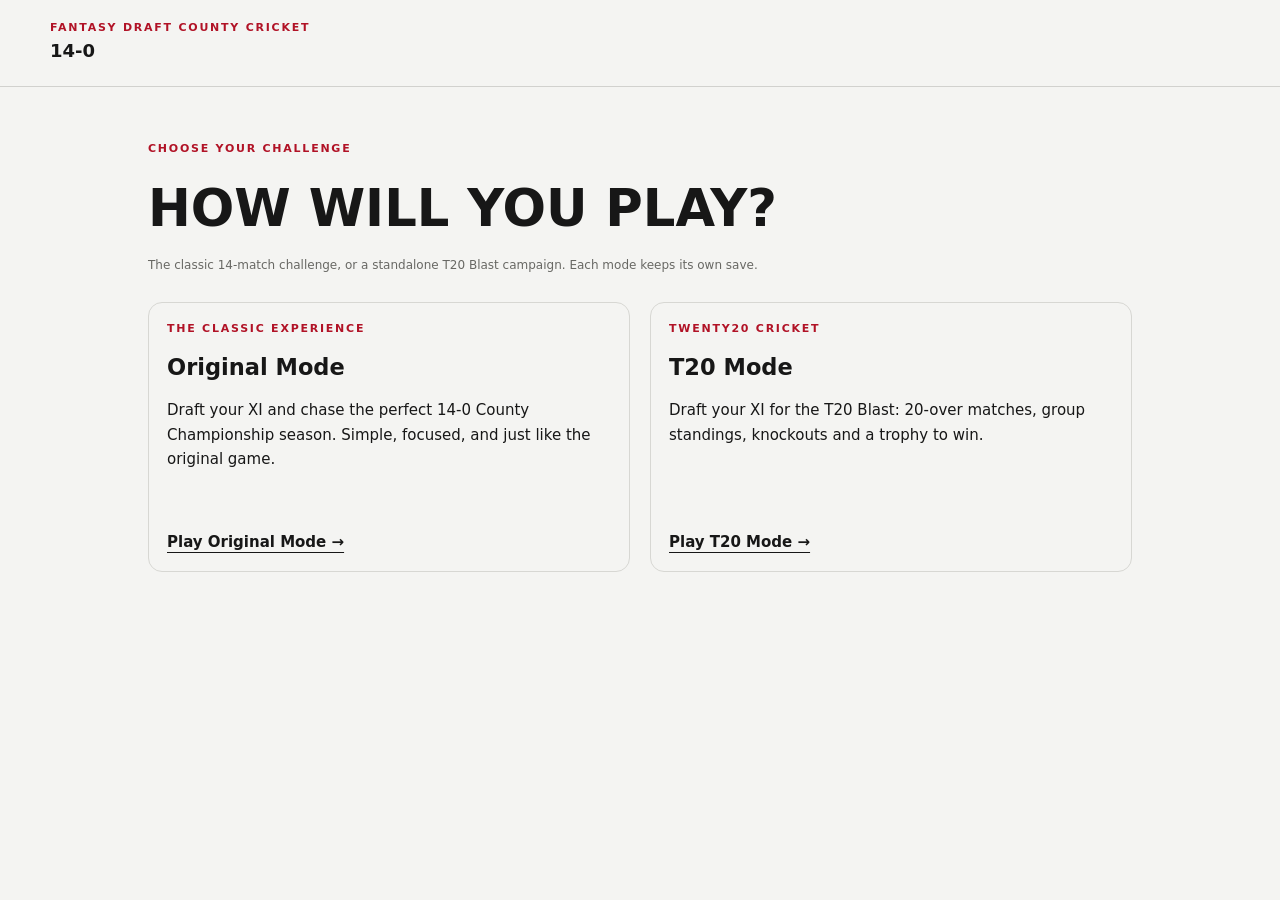
<file: index.html>
<!doctype html><html lang="en"><head><meta charset="utf-8"><meta name="viewport" content="width=device-width,initial-scale=1"><title>14-0 · Choose Your Mode</title><link rel="stylesheet" href="style.css"><link rel="stylesheet" href="mobile.css"></head><body><header><div><div class="eyebrow">FANTASY DRAFT COUNTY CRICKET</div><h1>14-0</h1></div></header><main class="mode-home"><span class="kicker">CHOOSE YOUR CHALLENGE</span><h2>HOW WILL YOU PLAY?</h2><p class="muted">The classic 14-match challenge, or a standalone T20 Blast campaign. Each mode keeps its own save.</p><div class="mode-grid"><a class="panel mode-choice" href="original.html"><span class="kicker">THE CLASSIC EXPERIENCE</span><h2>Original Mode</h2><p>Draft your XI and chase the perfect 14-0 County Championship season. Simple, focused, and just like the original game.</p><span class="mode-action">Play Original Mode →</span></a><a class="panel mode-choice" href="t20.html"><span class="kicker">TWENTY20 CRICKET</span><h2>T20 Mode</h2><p>Draft your XI for the T20 Blast: 20-over matches, group standings, knockouts and a trophy to win.</p><span class="mode-action">Play T20 Mode →</span></a></div></main></body></html>
</file>
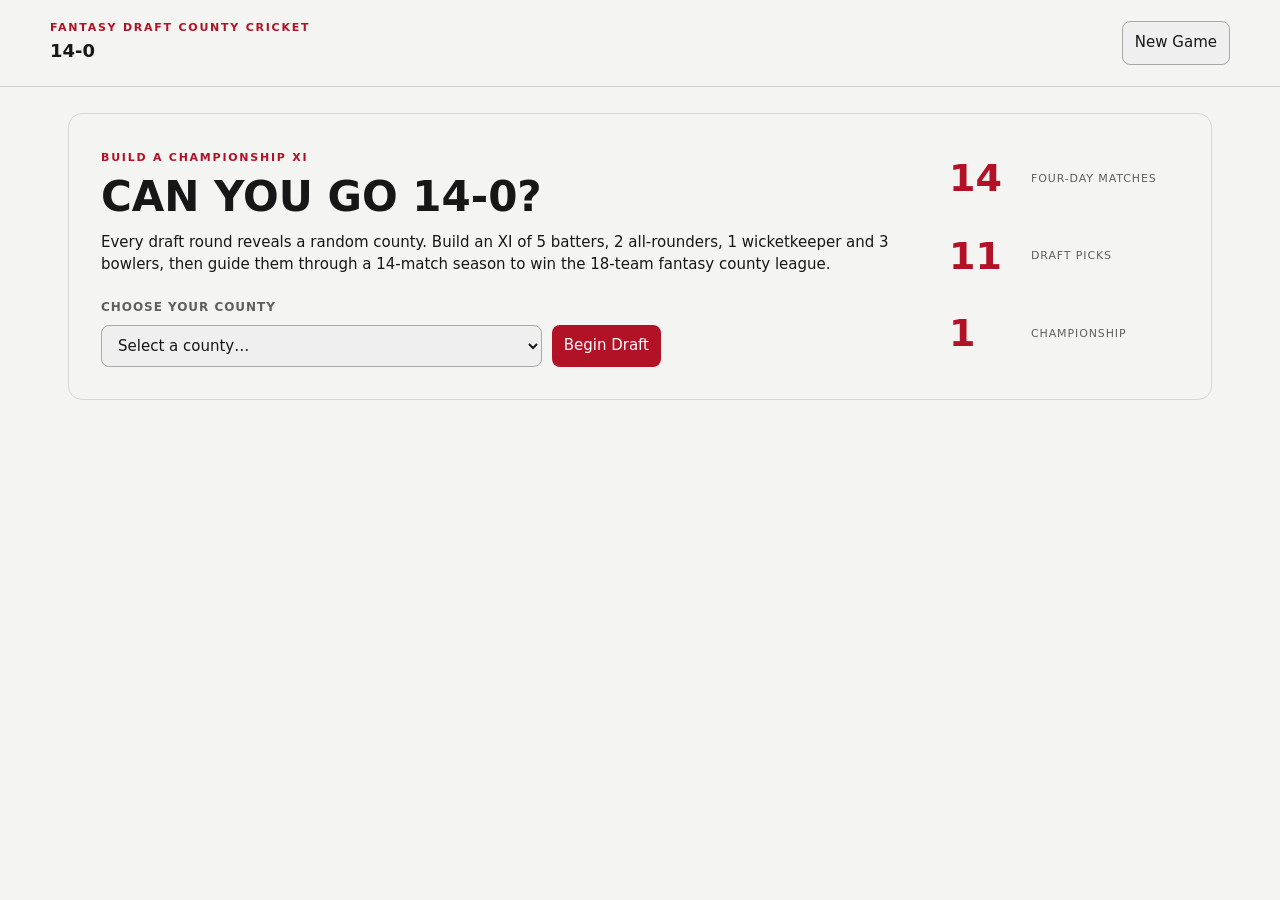
<file: original.html>
<!doctype html><html lang="en"><head><meta charset="utf-8"><meta name="viewport" content="width=device-width,initial-scale=1"><title>14-0: Fantasy Draft County Cricket</title><link rel="stylesheet" href="style.css"><link rel="stylesheet" href="mobile.css"></head>
<body><header><div><div class="eyebrow">FANTASY DRAFT COUNTY CRICKET</div><h1>14-0</h1></div><div class="header-actions"><button id="reset" type="button">New Game</button></div></header>
<main>
<section id="setup" class="panel hero"><div><span class="kicker">BUILD A CHAMPIONSHIP XI</span><h2>CAN YOU GO 14-0?</h2><p>Every draft round reveals a random county. Build an XI of 5 batters, 2 all-rounders, 1 wicketkeeper and 3 bowlers, then guide them through a 14-match season to win the 18-team fantasy county league.</p><div class="franchise-picker"><label for="county">Choose your county</label><select id="county"></select><button class="primary" id="start">Begin Draft</button></div></div><div class="hero-stat"><b>14</b><span>FOUR-DAY MATCHES</span><b>11</b><span>DRAFT PICKS</span><b>1</b><span>CHAMPIONSHIP</span></div></section>

<section id="draft" class="hide">
<div class="topline"><div><span class="kicker">DRAFT ROOM</span><h2 id="draftRound"></h2></div><div id="quota"></div></div>
<div id="reveal" class="reveal"><small>YOUR COUNTY THIS ROUND</small><strong id="revealCounty">?</strong></div>
<div class="draft-grid"><div class="panel"><div class="filters"><input id="search" placeholder="Search player"><select id="role"><option value="ALL">All roles</option><option>BAT</option><option>AR</option><option>WK</option><option>BOWL</option></select></div><div id="players" class="cards"></div></div><div class="panel"><h3>Your XI</h3><div id="draftXI"></div></div></div>
</section>

<section id="season" class="hide">
<div class="dashboard-head"><div><span class="kicker">COUNTY CHAMPIONSHIP</span><h2 id="seasonTitle"></h2><div id="formStrip" class="formstrip"></div></div><div class="record-box"><span>POSITION</span><b id="position">–</b><span>POINTS</span><b id="points">0</b></div></div>
<div id="calendar" class="calendar"></div>
<div id="preMatch" class="panel prematch"></div><div id="seasonCompleteActions" class="season-complete-actions hide"><div><span class="kicker">SEASON COMPLETE</span><b>Review your fixtures, scorecards, table and records before continuing.</b></div><button class="primary" id="viewSummary">Next · Season Summary</button></div>
<div class="dashgrid"><div class="panel"><h3>Squad & selection</h3><p class="muted">Click two players to swap their batting-order positions. Form and BAT/BOWL ability affect match performance.</p><div id="squad"></div></div><div class="panel"><h3>Championship table</h3><div id="table"></div></div></div>
<div class="dashgrid"><div class="panel"><h3>Season leaders</h3><div class="twocol"><div><h4>Runs</h4><div id="bat"></div></div><div><h4>Wickets</h4><div id="bowl"></div></div></div></div><div class="panel"><h3>Season records</h3><div id="records"></div></div></div>
</section>

<section id="awards" class="hide panel awards"><span class="kicker">SEASON COMPLETE</span><h2 id="awardTitle"></h2><div id="awardGrid" class="awardgrid"></div><button class="primary" id="again">Start New Season</button></section>
</main>

<div id="scoreModal" class="modal hide"><div class="modal-card"><div class="modal-head"><div><span class="kicker">MATCH SCORECARD</span><h2 id="modalTitle"></h2></div><button id="closeModal">Close</button></div><div id="scorecard"></div></div></div>
<div id="revealModal" class="modal hide"><div class="result-reveal"><div id="dayReveal"></div><div id="resultReveal"></div><button id="continueResult" class="primary hide">Continue</button></div></div>
<script src="data.js"></script><script src="original-game.js"></script></body></html>
</file>
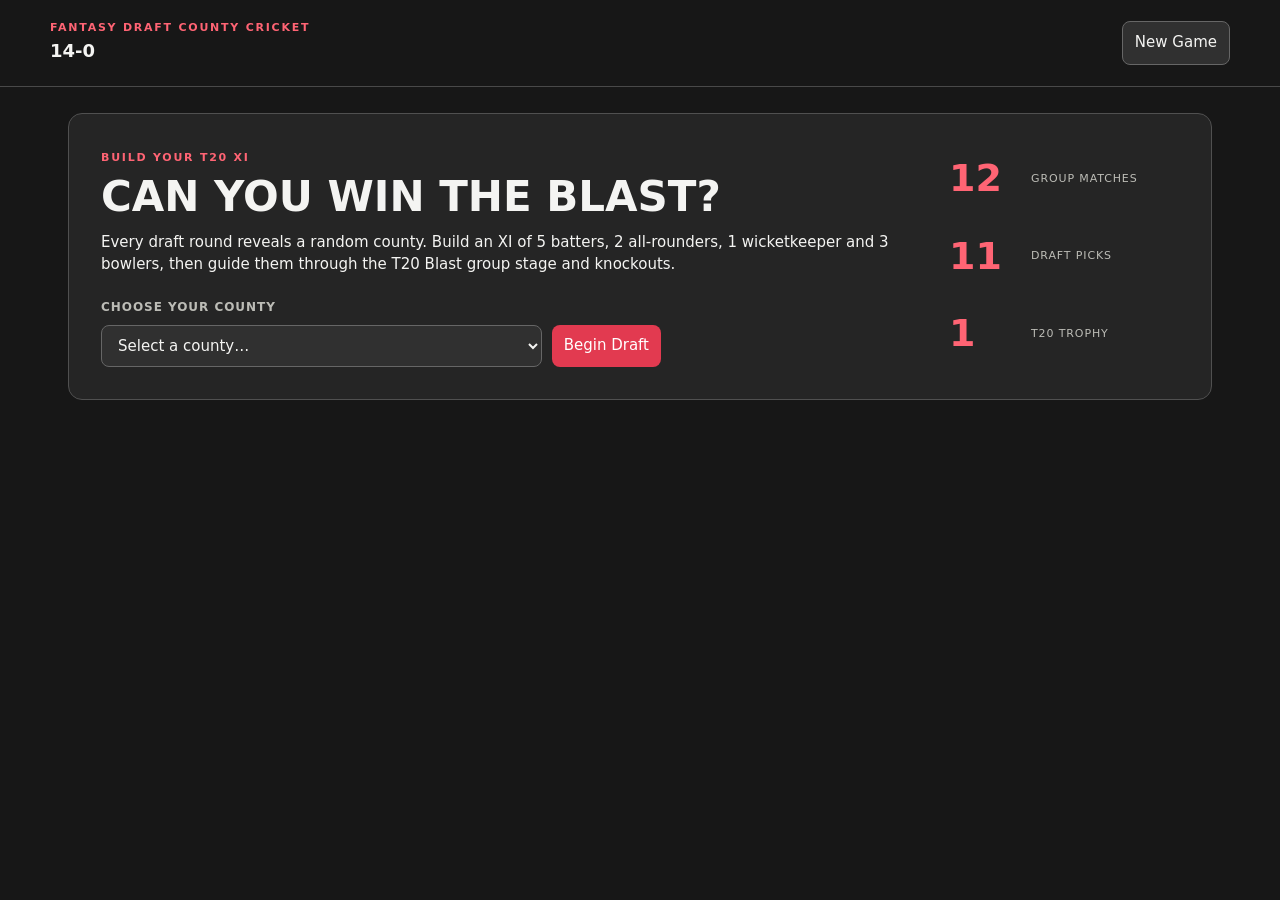
<file: t20.html>
<!doctype html><html lang="en"><head><meta charset="utf-8"><meta name="viewport" content="width=device-width,initial-scale=1"><title>14-0: Fantasy Draft County Cricket</title><link rel="stylesheet" href="style.css"><link rel="stylesheet" href="mobile.css"></head>
<body class="t20-theme"><header><div><div class="eyebrow">FANTASY DRAFT COUNTY CRICKET</div><h1>14-0</h1></div><div class="header-actions"><button id="reset" type="button">New Game</button></div></header>
<main>
<section id="setup" class="panel hero"><div><span class="kicker">BUILD YOUR T20 XI</span><h2>CAN YOU WIN THE BLAST?</h2><p>Every draft round reveals a random county. Build an XI of 5 batters, 2 all-rounders, 1 wicketkeeper and 3 bowlers, then guide them through the T20 Blast group stage and knockouts.</p><div class="franchise-picker"><label for="county">Choose your county</label><select id="county"></select><button class="primary" id="start">Begin Draft</button></div></div><div class="hero-stat"><b>12</b><span>GROUP MATCHES</span><b>11</b><span>DRAFT PICKS</span><b>1</b><span>T20 TROPHY</span></div></section>

<section id="draft" class="hide">
<div class="topline"><div><span class="kicker">DRAFT ROOM</span><h2 id="draftRound"></h2></div><div id="quota"></div></div>
<div id="reveal" class="reveal"><small>YOUR COUNTY THIS ROUND</small><strong id="revealCounty">?</strong></div>
<div class="draft-grid"><div class="panel"><div class="filters"><input id="search" placeholder="Search player"><select id="role"><option value="ALL">All roles</option><option>BAT</option><option>AR</option><option>WK</option><option>BOWL</option></select></div><div id="players" class="cards"></div></div><div class="panel"><h3>Your XI</h3><div id="draftXI"></div></div></div>
</section>

<section id="season" class="hide">
<div class="dashboard-head"><div><span class="kicker">COUNTY T20 TROPHY</span><h2 id="seasonTitle"></h2><div id="formStrip" class="formstrip"></div></div><div class="record-box"><span>POSITION</span><b id="position">–</b><span>POINTS</span><b id="points">0</b></div></div>
<div id="calendar" class="calendar"></div>
<div id="preMatch" class="panel prematch"></div><div id="seasonCompleteActions" class="season-complete-actions hide"><div><span class="kicker">SEASON COMPLETE</span><b>Review your fixtures, scorecards, table and records before continuing.</b></div><button class="primary" id="viewSummary">Next · Season Summary</button></div>
<div class="dashgrid"><div class="panel"><h3>Squad & selection</h3><p class="muted">Click two players to swap their batting-order positions. Form and BAT/BOWL ability affect match performance.</p><div id="squad"></div></div><div class="panel"><h3>T20 group table</h3><div id="table"></div></div></div>
<div class="dashgrid"><div class="panel"><h3>Season leaders</h3><div class="twocol"><div><h4>Runs</h4><div id="bat"></div></div><div><h4>Wickets</h4><div id="bowl"></div></div></div></div><div class="panel"><h3>Season records</h3><div id="records"></div></div></div>
</section>

<section id="awards" class="hide panel awards"><span class="kicker">SEASON COMPLETE</span><h2 id="awardTitle"></h2><div id="awardGrid" class="awardgrid"></div><button class="primary" id="again">Start New Season</button></section>
</main>

<div id="scoreModal" class="modal hide"><div class="modal-card"><div class="modal-head"><div><span class="kicker">MATCH SCORECARD</span><h2 id="modalTitle"></h2></div><button id="closeModal">Close</button></div><div id="scorecard"></div></div></div>
<div id="revealModal" class="modal hide"><div class="result-reveal"><div id="dayReveal"></div><div id="resultReveal"></div><button id="continueResult" class="primary hide">Continue</button></div></div>
<script src="t20-data.js"></script><script src="t20-game.js"></script></body></html>
</file>
<file: style.css>
*{box-sizing:border-box}body{margin:0;background:#f4f4f2;color:#171717;font:15px/1.45 system-ui,-apple-system,Segoe UI,sans-serif}header{display:flex;justify-content:space-between;align-items:center;padding:20px max(20px,calc((100% - 1180px)/2));border-bottom:1px solid #d1d1ce;background:#171717fff;position:sticky;top:0;z-index:10}h1,h2,h3,h4,p{margin-top:0}h1{font-size:18px;margin:2px 0}.eyebrow,.kicker{font-size:11px;letter-spacing:.16em;color:#b11226;font-weight:800}main{max-width:1180px;margin:auto;padding:26px 18px 70px}.panel{background:#171717fff;border:1px solid #d7d7d3;border-radius:14px;padding:18px}.hero{display:grid;grid-template-columns:1fr 230px;gap:28px;padding:32px}.hero h2{font-size:42px;line-height:1;margin:8px 0 14px}.hero-stat{display:grid;grid-template-columns:70px 1fr;align-items:center;gap:12px}.hero-stat b{font-size:38px;color:#b11226}.hero-stat span{font-size:11px;letter-spacing:.08em;color:#5f5f5b}button,select,input{background:#171717fff;color:#171717;border:1px solid #a9a9a4;border-radius:8px;padding:10px 12px}button{cursor:pointer;font-weight:800}.primary{background:#b11226;color:#ffffff;border:0}.hide{display:none!important}.topline,.dashboard-head,.modal-head{display:flex;justify-content:space-between;align-items:flex-start;gap:15px}.reveal{text-align:center;margin:14px 0 18px;padding:18px;border:1px solid #d0d0cc;border-radius:14px;background:radial-gradient(circle,#f8f8f6,#ececea)}.reveal strong{display:block;font-size:38px;margin-top:4px}.draft-grid,.dashgrid{display:grid;grid-template-columns:1.4fr 1fr;gap:16px;margin-bottom:16px}.filters{display:flex;gap:8px;margin-bottom:12px}.cards{display:grid;grid-template-columns:repeat(2,1fr);gap:10px}.player-card{padding:14px;border:1px solid #d0d0cc;border-radius:12px;background:#ffffff}.player-card h3{margin-bottom:2px}.stats{display:flex;gap:8px;margin:10px 0}.stat{background:#f0f0ed;padding:5px 8px;border-radius:6px;font-size:12px}.trait{display:inline-block;border:1px solid #a9a9a4;border-radius:20px;padding:3px 7px;font-size:10px;color:#555552}.quota{display:flex;gap:6px;flex-wrap:wrap}.quota span{padding:6px 9px;border-radius:7px;background:#eeeeeb}.quota .done{background:#171717;color:#ffffff}.calendar{display:grid;grid-template-columns:repeat(7,1fr);gap:8px;margin:18px 0}.fixture{min-height:76px;padding:9px;border:1px solid #d1d1cd;border-radius:10px;background:#ffffff;font-size:11px}.fixture.current{outline:2px solid #b11226}.fixture.done{cursor:pointer}.fixture .res{font-size:20px;font-weight:900;display:block}.W{color:#137a35}.L{color:#b11226}.D{color:#8a6410}.prematch{display:grid;grid-template-columns:1.3fr .8fr .8fr auto;gap:14px;align-items:center;margin-bottom:16px}.bigfixture{font-size:23px;font-weight:900}.condition{font-size:12px;color:#686864}.record-box{display:grid;grid-template-columns:auto auto;gap:2px 10px;text-align:right}.record-box span{font-size:9px;color:#6c6c68}.record-box b{font-size:22px}.row{display:flex;justify-content:space-between;align-items:center;gap:8px;padding:8px;border-bottom:1px solid #ddddda}.selectrow{cursor:pointer}.selectrow.selected{outline:1px solid #b11226;background:#f5e8ea}.form{font-size:11px}.up{color:#137a35}.down{color:#b11226}.muted{color:#686864;font-size:12px}.trow{display:grid;grid-template-columns:28px 1fr 35px 35px 35px 45px;gap:5px;padding:6px;border-bottom:1px solid #ddddda}.trow.me{background:#f7e7e9}.head{font-size:10px;color:#6c6c68}.twocol{display:grid;grid-template-columns:1fr 1fr;gap:18px}.record{padding:9px;border-bottom:1px solid #ddddda}.modal{position:fixed;inset:0;background:#000c;z-index:30;padding:20px;overflow:auto}.modal-card{max-width:900px;margin:20px auto;background:#ffffff;border:1px solid #b9b9b4;border-radius:16px;padding:20px}.innings-card{margin:18px 0;border:1px solid #d2d2ce;border-radius:10px;overflow:hidden}.innings-title{display:flex;justify-content:space-between;background:#eeeeeb;padding:11px;font-weight:800}.score-row{display:grid;grid-template-columns:1fr 1.5fr 52px 42px 42px 55px;gap:7px;padding:7px 11px;border-top:1px solid #e0e0dc}.bowling-row{display:grid;grid-template-columns:1fr 55px 55px 55px 55px;gap:7px;padding:7px 11px;border-top:1px solid #e0e0dc}.section-label{padding:8px 11px;background:#171717;color:#ffffff;font-size:10px;font-weight:800}.result-banner{font-size:21px;font-weight:900;padding:14px;background:#f0f0ed;border-radius:10px}.potm{padding:12px;margin:10px 0;border:1px solid #a9a9a4;border-radius:9px}.result-reveal{max-width:650px;margin:15vh auto;text-align:center;background:#ffffff;border:1px solid #b9b9b4;border-radius:18px;padding:35px}.daycard{font-size:28px;font-weight:900;margin:12px}.finalresult{font-size:32px;font-weight:950;margin:20px}.awardgrid{display:grid;grid-template-columns:repeat(3,1fr);gap:12px;margin:20px 0}.award{background:#f2f2ef;border-radius:10px;padding:16px}.award b{display:block;font-size:20px;margin-top:5px}.awards{text-align:center}.awards h2{font-size:38px}.tag{font-size:10px;padding:3px 6px;border:1px solid #aaa9a4;border-radius:6px}@media(max-width:800px){.hero,.draft-grid,.dashgrid,.prematch{grid-template-columns:1fr}.calendar{grid-template-columns:repeat(2,1fr)}.cards{grid-template-columns:1fr}.hero h2{font-size:32px}.awardgrid{grid-template-columns:1fr}.score-row{grid-template-columns:1fr 42px 38px}.dismissal,.sr,.fours{display:none}}
.franchise-picker{display:grid;grid-template-columns:minmax(180px,1fr) auto;gap:10px;align-items:end;max-width:560px;margin-top:24px}
.franchise-picker label{grid-column:1/-1;display:block;margin:0 0 -2px;font-size:12px;font-weight:800;letter-spacing:.08em;text-transform:uppercase;color:#5f5f5b}
.franchise-picker select{width:100%;min-height:42px}
.franchise-picker button{min-height:42px;white-space:nowrap}
.fixture{position:relative;overflow:hidden}
.fixture>b{display:block;margin:5px 0 7px;color:#171717;font-size:13px;line-height:1.2}
.fixture small{display:block;color:#73736f;line-height:1.25}
.fixture .condition{display:block;color:#6b6b67;margin-top:6px}
.fixture.done{background:#171717fff}
.fixture.done .res{position:static;display:block;margin:5px 0 2px;font-size:23px;line-height:1;font-weight:950;text-shadow:none}
.fixture.done small:last-child{color:#73736f;font-size:10px}
.season-complete-actions{display:flex;justify-content:space-between;align-items:center;gap:18px;margin:-2px 0 16px;padding:16px 18px;background:#f0f0ed;border:1px solid #b9b9b4;border-radius:12px}
.season-complete-actions b{display:block;margin-top:4px}
@media(max-width:650px){.franchise-picker{grid-template-columns:1fr}.franchise-picker label{grid-column:auto}.season-complete-actions{align-items:stretch;flex-direction:column}.season-complete-actions button{width:100%}}

/* Cricket palette: whites, red-ball accents and black typography. Game logic unchanged. */

/* Game-mode landing page and navigation */
.mode-home{max-width:1020px;margin:50px auto;padding:0 18px}.mode-home>h2{font-size:clamp(2rem,5vw,3.2rem);margin:12px 0}.mode-home>.muted{margin-bottom:28px}.mode-grid{display:grid;grid-template-columns:repeat(2,minmax(0,1fr));gap:20px}.mode-choice{display:flex;flex-direction:column;gap:14px;text-decoration:none;color:inherit;min-height:270px;transition:transform .15s,border-color .15s}.mode-choice:hover,.mode-choice:focus-visible{transform:translateY(-3px);border-color:var(--accent,#a3cf79)}.mode-choice h2{margin:0}.mode-choice p{line-height:1.65;flex:1}.mode-action{font-weight:800;text-decoration:underline;text-underline-offset:5px}.mode-nav{display:flex;align-items:center;justify-content:space-between;gap:16px;padding:12px max(20px,calc((100vw - 1200px)/2));background:#14221c;color:#f4f4ef;font-size:.85rem;letter-spacing:.08em}.mode-nav a{color:inherit;text-decoration:none}.mode-nav a:hover{text-decoration:underline}@media(max-width:680px){.mode-grid{grid-template-columns:1fr}.mode-home{margin:25px auto}.mode-choice{min-height:220px}}

/* Compact game navigation: no secondary top bar. */
.header-actions{display:flex;align-items:center;gap:10px}
@media(max-width:480px){.header-actions{gap:6px}.header-actions button{padding:8px}}

/* T20-only inverse palette: dark surfaces, light typography, crisp red accents.
   Scoped to T20 Mode so Original Mode and the main menu remain unchanged. */
.t20-theme{background:#171717;color:#f4f4f2}
.t20-theme header{background:#171717;border-bottom-color:#494949}
.t20-theme .panel,.t20-theme .player-card,.t20-theme .fixture,.t20-theme .fixture.done,.t20-theme .modal-card,.t20-theme .result-reveal{background:#252525;color:#f4f4f2;border-color:#505050}
.t20-theme .eyebrow,.t20-theme .kicker,.t20-theme .hero-stat b{color:#ff6474}
.t20-theme button:not(.primary),.t20-theme select,.t20-theme input{background:#303030;color:#f4f4f2;border-color:#666}
.t20-theme .primary{background:#e23a50;color:#fff}
.t20-theme .stat,.t20-theme .quota span,.t20-theme .award,.t20-theme .season-complete-actions,.t20-theme .result-banner,.t20-theme .innings-title,.t20-theme .reveal{background:#333;color:#f4f4f2;border-color:#505050}
.t20-theme .quota .done,.t20-theme .section-label{background:#f4f4f2;color:#171717}
.t20-theme .trait,.t20-theme .tag,.t20-theme .potm{border-color:#777;color:#e0e0dc}
.t20-theme .fixture>b,.t20-theme .fixture small,.t20-theme .fixture.done small:last-child,.t20-theme .fixture .condition{color:#e4e4df}
.t20-theme .muted,.t20-theme .condition,.t20-theme .hero-stat span,.t20-theme .record-box span,.t20-theme .head,.t20-theme .franchise-picker label{color:#bcbcb6}
.t20-theme .row,.t20-theme .trow,.t20-theme .record,.t20-theme .score-row,.t20-theme .bowling-row{border-bottom-color:#505050;border-top-color:#505050}
.t20-theme .trow.me,.t20-theme .selectrow.selected{background:#472b32}
.t20-theme .fixture.current{outline-color:#ff6474}
.t20-theme .W,.t20-theme .up{color:#70db92}
.t20-theme .L,.t20-theme .down{color:#ff7786}
.t20-theme .D{color:#ffcb6b}
.t20-theme .modal{background:#000d}
.t20-theme .reveal{background:radial-gradient(circle,#383838,#252525)}
.t20-theme .season-complete-actions{border:1px solid #505050}
</file>
<file: mobile.css>
/* Responsive layout shared by Original and T20 modes. */
html{scroll-padding-top:78px;-webkit-text-size-adjust:100%}
body{min-width:0;overflow-x:hidden}
main,.panel,.draft-grid>*,.dashgrid>*,.twocol>*,.topline>*,.dashboard-head>*{min-width:0}
button,select,input{font:inherit;max-width:100%}
button{touch-action:manipulation;min-height:44px}
input,select{min-height:44px}
button:focus-visible,a:focus-visible,input:focus-visible,select:focus-visible,.selectrow:focus-visible{outline:3px solid #d95564;outline-offset:2px}
.player-card h3,.row span,.record,.fixture,.bigfixture{overflow-wrap:anywhere}
#table{max-width:100%;overflow-x:auto;-webkit-overflow-scrolling:touch}
#table .trow{min-width:430px}
.modal-card,.result-reveal{width:100%;max-width:900px}
.innings-card{overflow-x:auto;-webkit-overflow-scrolling:touch}
.score-row{min-width:520px}
.bowling-row{min-width:420px}
.modal{overscroll-behavior:contain}
@media(max-width:800px){
 header{padding:12px 16px;gap:10px}
 main{padding:18px 12px 64px}
 .panel{padding:14px}
 .hero{padding:20px}
 .hero-stat{grid-template-columns:65px 1fr;max-width:300px}
 .topline,.dashboard-head{flex-wrap:wrap}
 .record-box{margin-left:auto}
 .filters{flex-wrap:wrap}
 .filters input{flex:1 1 160px;min-width:0}
 .filters select{flex:1 1 110px}
 .prematch{gap:10px}
 .prematch .primary{width:100%}
 .modal{padding:10px}
 .modal-card{margin:8px auto;padding:14px}
 .result-reveal{margin:12vh auto;padding:22px 14px}
 .twocol{gap:10px}
 .score-row{grid-template-columns:1fr 1.5fr 52px 42px 42px 55px}
 .score-row .dismissal,.score-row .sr,.score-row .fours{display:block}
}
@media(max-width:480px){
 header h1{font-size:17px}
 .eyebrow{font-size:9px;letter-spacing:.1em}
 .hero h2{font-size:clamp(27px,9vw,36px)}
 .calendar{grid-template-columns:repeat(2,minmax(0,1fr));gap:7px}
 .fixture{min-height:92px;padding:9px 8px}
 .fixture>b{font-size:12px}
 .cards{grid-template-columns:1fr}
 .twocol{grid-template-columns:1fr}
 .mode-home{padding:0 12px}
 .mode-choice{min-height:0}
 .awardgrid{grid-template-columns:1fr}
 .bigfixture{font-size:20px}
 .daycard{font-size:22px}
 .finalresult{font-size:25px}
 .row{align-items:flex-start}
 .row>span:last-child{flex-shrink:0}
 .franchise-picker{grid-template-columns:1fr}
 .franchise-picker button{width:100%}
 .trow{font-size:12px}
}
@media(max-width:350px){.calendar{grid-template-columns:1fr}.header-actions button{font-size:12px}}
@media(prefers-reduced-motion:reduce){*,*:before,*:after{scroll-behavior:auto!important;transition-duration:.01ms!important;animation-duration:.01ms!important}}
</file>
